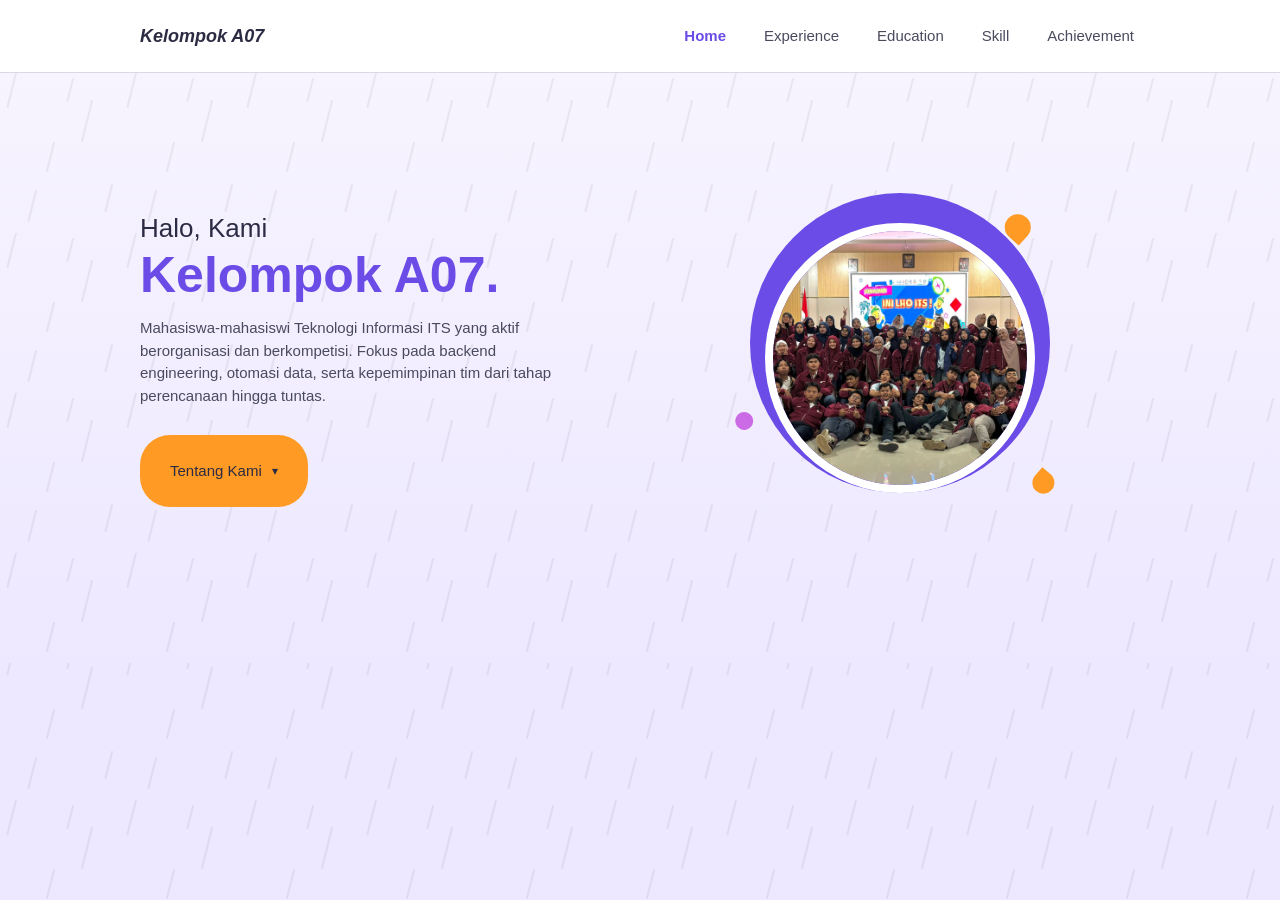
<file: index.html>
<!doctype html>
<html lang="id">

<head>
  <meta charset="UTF-8" />
  <meta name="viewport" content="width=device-width, initial-scale=1.0" />
  <title>Home - Creative CV</title>
  <link rel="stylesheet" href="css/nav.css" />
  <link rel="stylesheet" href="css/index.css" />
</head>

<body>
  <!-- navbar -->
  <header class="navbar">
    <div class="nav-inner">
      <div class="brand">
        <span class="brand-name">Kelompok A07</span>
      </div>

      <nav class="nav-menu">
        <a href="index.html" class="nav-link active">Home</a>
        <a href="experience.html" class="nav-link">Experience</a>
        <a href="education.html" class="nav-link">Education</a>
        <a href="skill.html" class="nav-link">Skill</a>
        <a href="achievement.html" class="nav-link">Achievement</a>
      </nav>
    </div>
  </header>

  <!-- hero -->
  <main class="hero">
    <div class="hero-inner">
      <div class="hero-text">
        <p class="hero-greeting">Halo, Kami</p>
        <h1 class="hero-name">Kelompok A07.</h1>
        <p class="hero-desc">
          Mahasiswa-mahasiswi Teknologi Informasi ITS yang aktif berorganisasi dan
          berkompetisi. Fokus pada backend engineering, otomasi data, serta
          kepemimpinan tim dari tahap perencanaan hingga tuntas.
        </p>

        <div class="hero-actions">
          <details class="cv-menu">
            <summary class="btn-primary">Tentang Kami</summary>
            <ul class="cv-menu-list">
              <li><a href="experience.html">Experience</a></li>
              <li><a href="education.html">Education</a></li>
              <li><a href="skill.html">Skill</a></li>
              <li><a href="achievement.html">Achievement</a></li>
            </ul>
          </details>
        </div>
      </div>

      <div class="hero-visual">
        <div class="blob"></div>

        <!-- ganti dengan foto diri sendiri kalau sudah ada -->
        <div class="hero-photo">
          <img src="img/kaforda.webp" alt="Kelompok A07" />
        </div>

        <span class="deco deco-1"></span>
        <span class="deco deco-2"></span>
        <span class="deco deco-3"></span>
      </div>
    </div>
  </main>
</body>

</html>
</file>
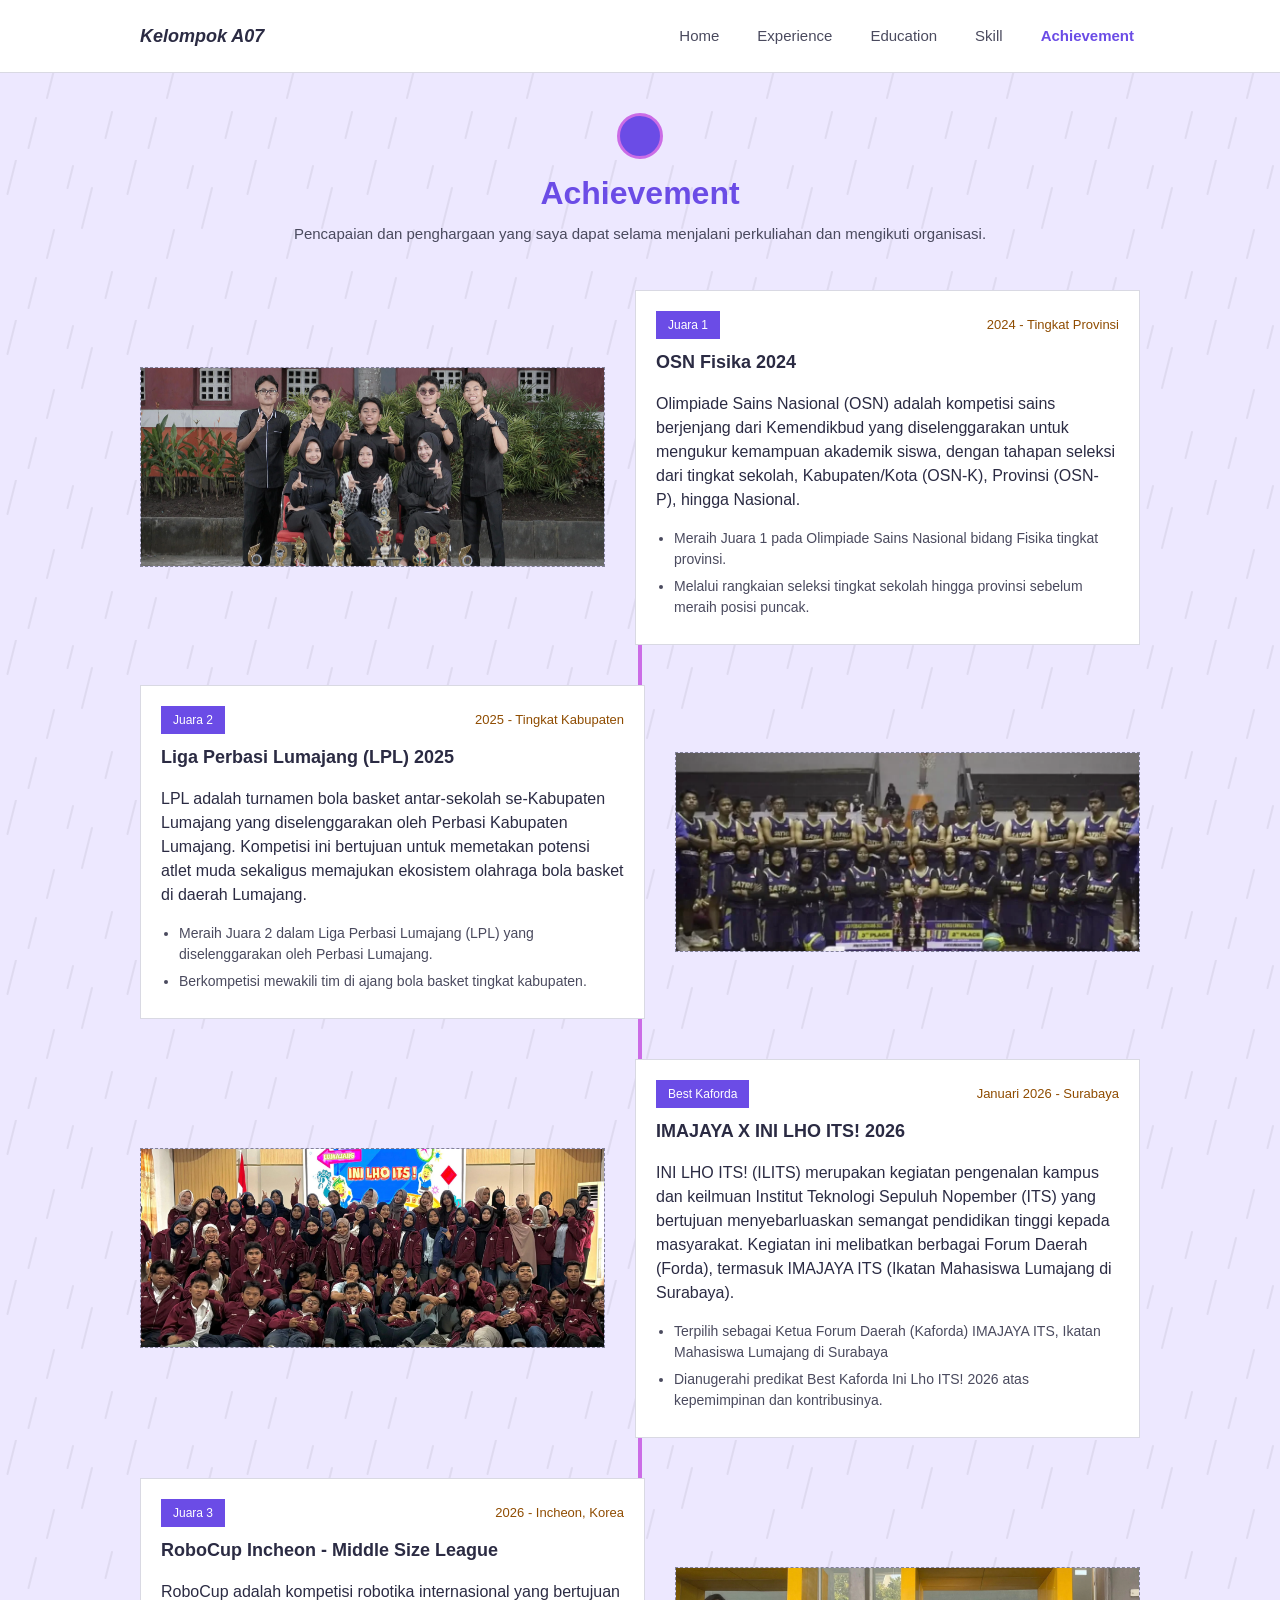
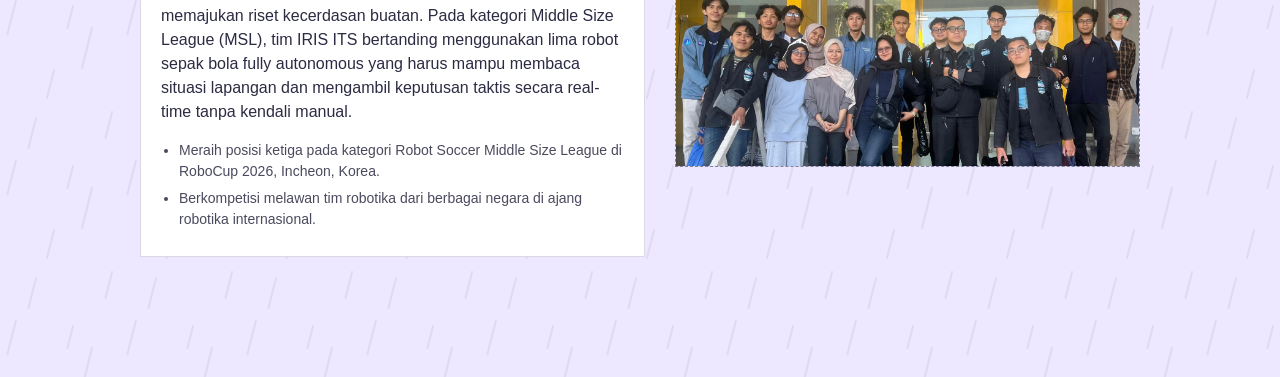
<file: achievement.html>
<!doctype html>
<html lang="id">

<head>
  <meta charset="UTF-8" />
  <meta name="viewport" content="width=device-width, initial-scale=1.0" />
  <title>Achievement - Creative CV</title>
  <link rel="stylesheet" href="css/nav.css" />
  <link rel="stylesheet" href="css/achievement.css" />
</head>

<body>
  <!-- navbar -->
  <header class="navbar">
    <div class="nav-inner">
      <div class="brand">
        <span class="brand-name">Kelompok A07</span>
      </div>

      <nav class="nav-menu">
        <a href="index.html" class="nav-link">Home</a>
        <a href="experience.html" class="nav-link">Experience</a>
        <a href="education.html" class="nav-link">Education</a>
        <a href="skill.html" class="nav-link">Skill</a>
        <a href="achievement.html" class="nav-link active">Achievement</a>
      </nav>
    </div>
  </header>

  <main class="page">
    <div class="page-header">
      <div class="logo-circle"></div>
      <div>
        <h1>Achievement</h1>
        <p>
          Pencapaian dan penghargaan yang saya dapat selama menjalani
          perkuliahan dan mengikuti organisasi.
        </p>
      </div>
    </div>

    <div class="timeline">
      <div class="timeline-line"></div>

      <div class="achv-row">
        <div class="achv-photo">
          <img src="img/osn.webp" alt="Foto OSN Fisika 2024" />
        </div>
        <div class="achv-content">
          <div class="achv-meta">
            <span class="achv-badge">Juara 1</span>
            <span class="achv-date">2024 - Tingkat Provinsi</span>
          </div>
          <h3>OSN Fisika 2024</h3>
          <p>
            Olimpiade Sains Nasional (OSN) adalah kompetisi sains berjenjang
            dari Kemendikbud yang diselenggarakan untuk mengukur kemampuan
            akademik siswa, dengan tahapan seleksi dari tingkat sekolah,
            Kabupaten/Kota (OSN-K), Provinsi (OSN-P), hingga Nasional.
          </p>
          <ul>
            <li>
              Meraih Juara 1 pada Olimpiade Sains Nasional bidang Fisika
              tingkat provinsi.
            </li>
            <li>
              Melalui rangkaian seleksi tingkat sekolah hingga provinsi
              sebelum meraih posisi puncak.
            </li>
          </ul>
        </div>
      </div>

      <div class="achv-row reverse">
        <div class="achv-photo">
          <img src="img/lpl.webp" alt="Foto LPL Basketball 2025" />
        </div>
        <div class="achv-content">
          <div class="achv-meta">
            <span class="achv-badge">Juara 2</span>
            <span class="achv-date">2025 - Tingkat Kabupaten</span>
          </div>
          <h3>Liga Perbasi Lumajang (LPL) 2025</h3>
          <p>
            LPL adalah turnamen bola basket antar-sekolah se-Kabupaten
            Lumajang yang diselenggarakan oleh Perbasi Kabupaten Lumajang.
            Kompetisi ini bertujuan untuk memetakan potensi atlet muda
            sekaligus memajukan ekosistem olahraga bola basket di daerah
            Lumajang.
          </p>
          <ul>
            <li>
              Meraih Juara 2 dalam Liga Perbasi Lumajang (LPL) yang
              diselenggarakan oleh Perbasi Lumajang.
            </li>
            <li>
              Berkompetisi mewakili tim di ajang bola basket tingkat
              kabupaten.
            </li>
          </ul>
        </div>
      </div>

      <div class="achv-row">
        <div class="achv-photo">
          <img src="img/kaforda.webp" alt="Foto Kaforda IMAJAYA ITS" />
        </div>
        <div class="achv-content">
          <div class="achv-meta">
            <span class="achv-badge">Best Kaforda</span>
            <span class="achv-date">Januari 2026 - Surabaya</span>
          </div>
          <h3>IMAJAYA X INI LHO ITS! 2026</h3>
          <p>
            INI LHO ITS! (ILITS) merupakan kegiatan pengenalan kampus dan
            keilmuan Institut Teknologi Sepuluh Nopember (ITS) yang bertujuan
            menyebarluaskan semangat pendidikan tinggi kepada masyarakat.
            Kegiatan ini melibatkan berbagai Forum Daerah (Forda), termasuk
            IMAJAYA ITS (Ikatan Mahasiswa Lumajang di Surabaya).
          </p>
          <ul>
            <li>
              Terpilih sebagai Ketua Forum Daerah (Kaforda) IMAJAYA ITS,
              Ikatan Mahasiswa Lumajang di Surabaya
            </li>
            <li>
              Dianugerahi predikat Best Kaforda Ini Lho ITS! 2026 atas
              kepemimpinan dan kontribusinya.
            </li>
          </ul>
        </div>
      </div>

      <div class="achv-row reverse">
        <div class="achv-photo">
          <img src="img/iris.webp" alt="Foto RoboCup Incheon 2026" />
        </div>
        <div class="achv-content">
          <div class="achv-meta">
            <span class="achv-badge">Juara 3</span>
            <span class="achv-date">2026 - Incheon, Korea</span>
          </div>
          <h3>RoboCup Incheon - Middle Size League</h3>
          <p>
            RoboCup adalah kompetisi robotika internasional yang bertujuan
            memajukan riset kecerdasan buatan. Pada kategori Middle Size
            League (MSL), tim IRIS ITS bertanding menggunakan lima robot sepak
            bola fully autonomous yang harus mampu membaca situasi lapangan
            dan mengambil keputusan taktis secara real-time tanpa kendali
            manual.
          </p>
          <ul>
            <li>
              Meraih posisi ketiga pada kategori Robot Soccer Middle Size
              League di RoboCup 2026, Incheon, Korea.
            </li>
            <li>
              Berkompetisi melawan tim robotika dari berbagai negara di ajang
              robotika internasional.
            </li>
          </ul>
        </div>
      </div>
    </div>
  </main>
</body>

</html>
</file>
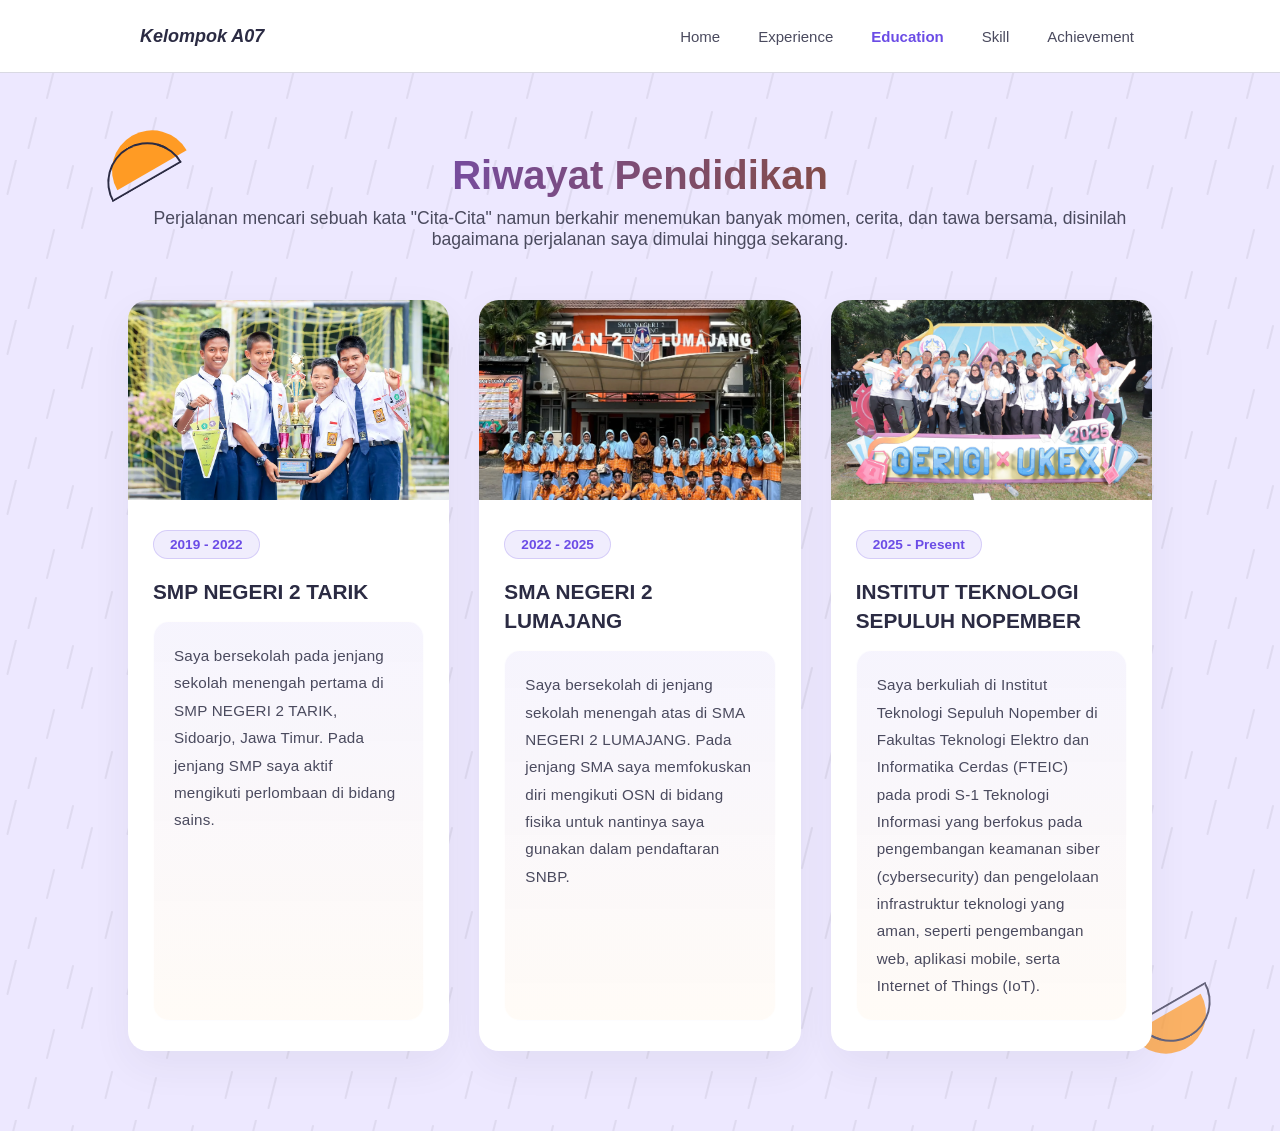
<file: education.html>
<!doctype html>
<html lang="id">

<head>
  <meta charset="UTF-8" />
  <meta name="viewport" content="width=device-width, initial-scale=1.0" />
  <title>Bagian Pendidikan</title>
  <link rel="stylesheet" href="css/nav.css" />
  <link rel="stylesheet" href="css/education.css" />
</head>

<body>
  <!-- navbar -->
  <header class="navbar">
    <div class="nav-inner">
      <div class="brand">
        <span class="brand-name">Kelompok A07</span>
      </div>

      <nav class="nav-menu">
        <a href="index.html" class="nav-link">Home</a>
        <a href="experience.html" class="nav-link">Experience</a>
        <a href="education.html" class="nav-link active">Education</a>
        <a href="skill.html" class="nav-link">Skill</a>
        <a href="achievement.html" class="nav-link">Achievement</a>
      </nav>
    </div>
  </header>

  <main id="pendidikan" class="education-section">
    <div class="decor-shape decor-1"></div>
    <div class="decor-shape decor-2"></div>

    <div class="section-title">
      <h1>Riwayat Pendidikan</h1>
      <p>
        Perjalanan mencari sebuah kata "Cita-Cita" namun berkahir menemukan
        banyak momen, cerita, dan tawa bersama, disinilah bagaimana perjalanan
        saya dimulai hingga sekarang.
      </p>
    </div>

    <div class="edu-grid">
      <div class="edu-card">
        <div class="edu-image">
          <img src="img/smp.webp" alt="Gedung SMP Negeri 2 Tarik" />
        </div>
        <div class="edu-content">
          <span class="edu-year">2019 - 2022</span>
          <h3>SMP NEGERI 2 TARIK</h3>
          <div class="edu-desc-box">
            <p>
              Saya bersekolah pada jenjang sekolah menengah pertama di SMP
              NEGERI 2 TARIK, Sidoarjo, Jawa Timur. Pada jenjang SMP saya
              aktif mengikuti perlombaan di bidang sains.
            </p>
          </div>
        </div>
      </div>

      <div class="edu-card">
        <div class="edu-image">
          <img src="img/lumajang.webp" alt="Gedung SMA Negeri 2 Lumajang" />
        </div>
        <div class="edu-content">
          <span class="edu-year">2022 - 2025</span>
          <h3>SMA NEGERI 2 LUMAJANG</h3>
          <div class="edu-desc-box">
            <p>
              Saya bersekolah di jenjang sekolah menengah atas di SMA NEGERI 2
              LUMAJANG. Pada jenjang SMA saya memfokuskan diri mengikuti OSN
              di bidang fisika untuk nantinya saya gunakan dalam pendaftaran
              SNBP.
            </p>
          </div>
        </div>
      </div>

      <div class="edu-card">
        <div class="edu-image">
          <img src="img/kuliah.webp" alt="Gedung Rektorat ITS" />
        </div>
        <div class="edu-content">
          <span class="edu-year">2025 - Present</span>
          <h3>INSTITUT TEKNOLOGI SEPULUH NOPEMBER</h3>
          <div class="edu-desc-box">
            <p>
              Saya berkuliah di Institut Teknologi Sepuluh Nopember di
              Fakultas Teknologi Elektro dan Informatika Cerdas (FTEIC) pada
              prodi S-1 Teknologi Informasi yang berfokus pada pengembangan
              keamanan siber (cybersecurity) dan pengelolaan infrastruktur
              teknologi yang aman, seperti pengembangan web, aplikasi mobile,
              serta Internet of Things (IoT).
            </p>
          </div>
        </div>
      </div>
    </div>
  </main>
</body>

</html>
</file>
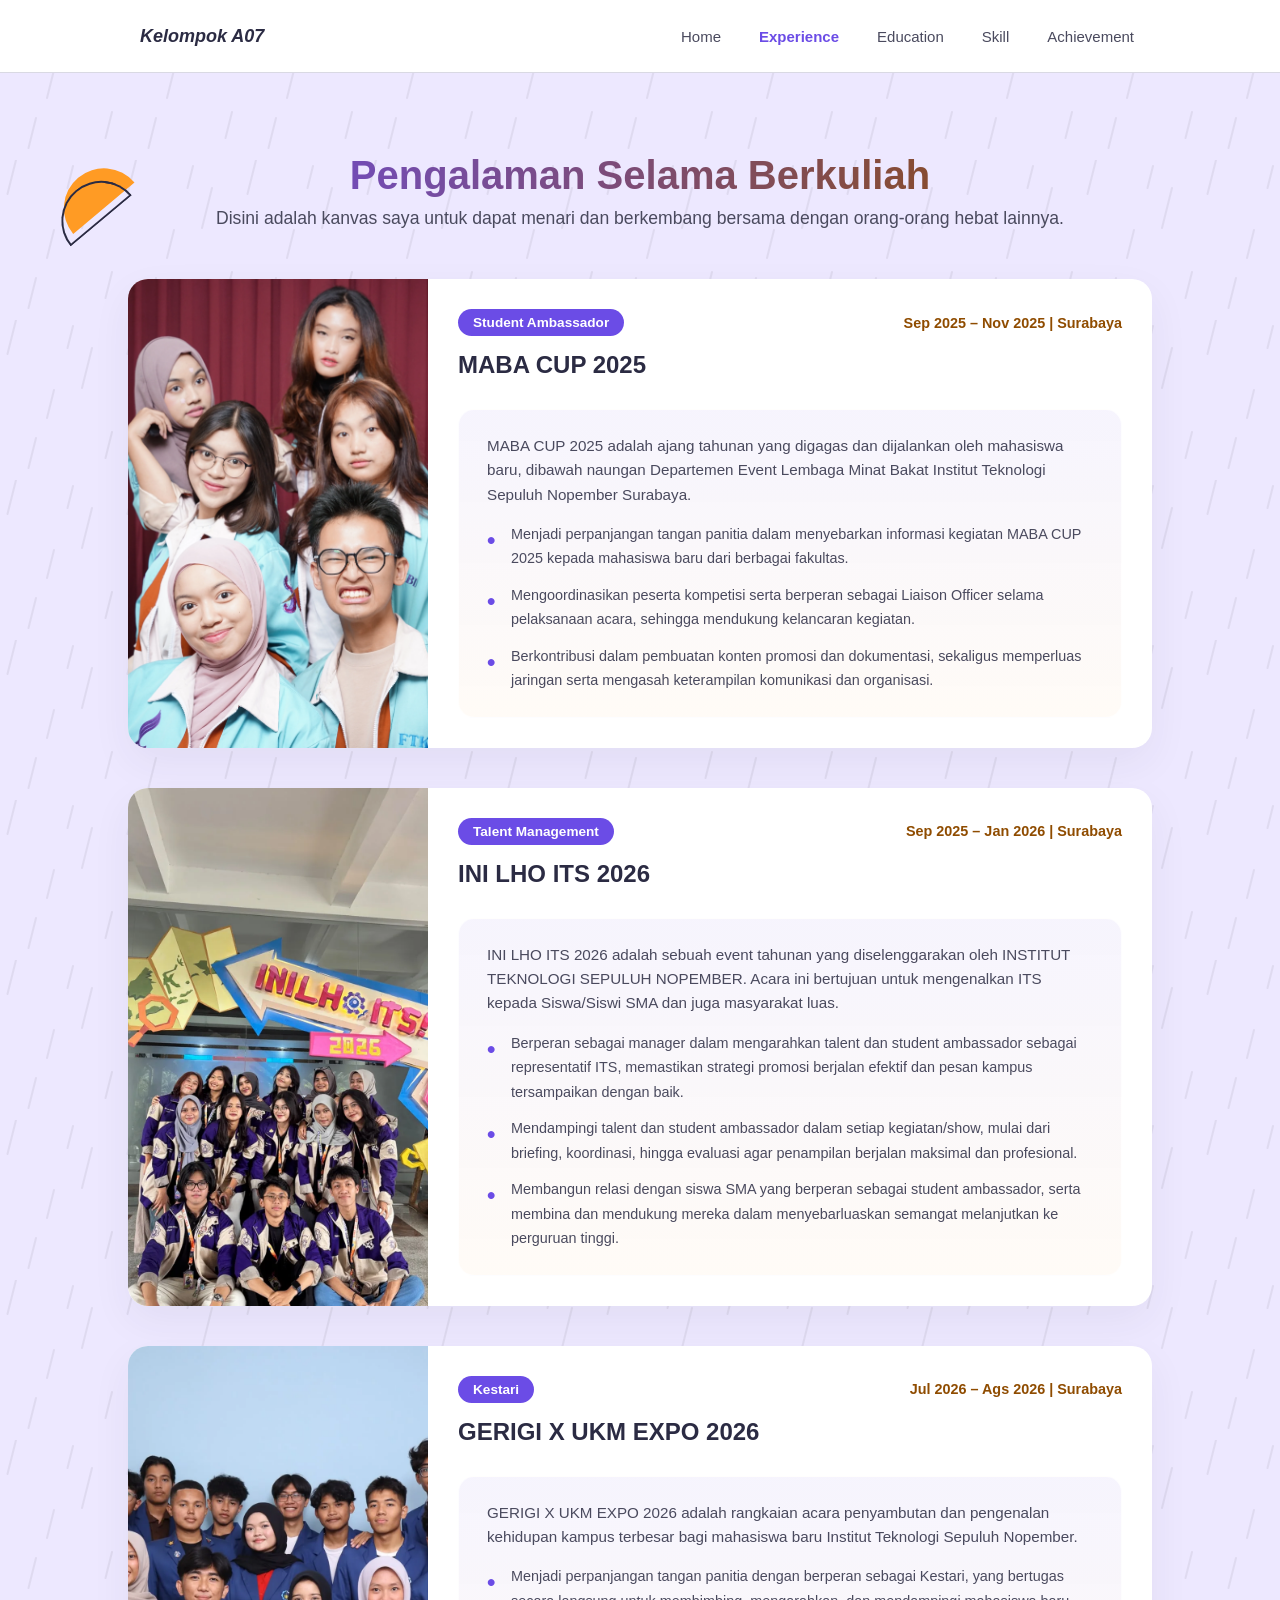
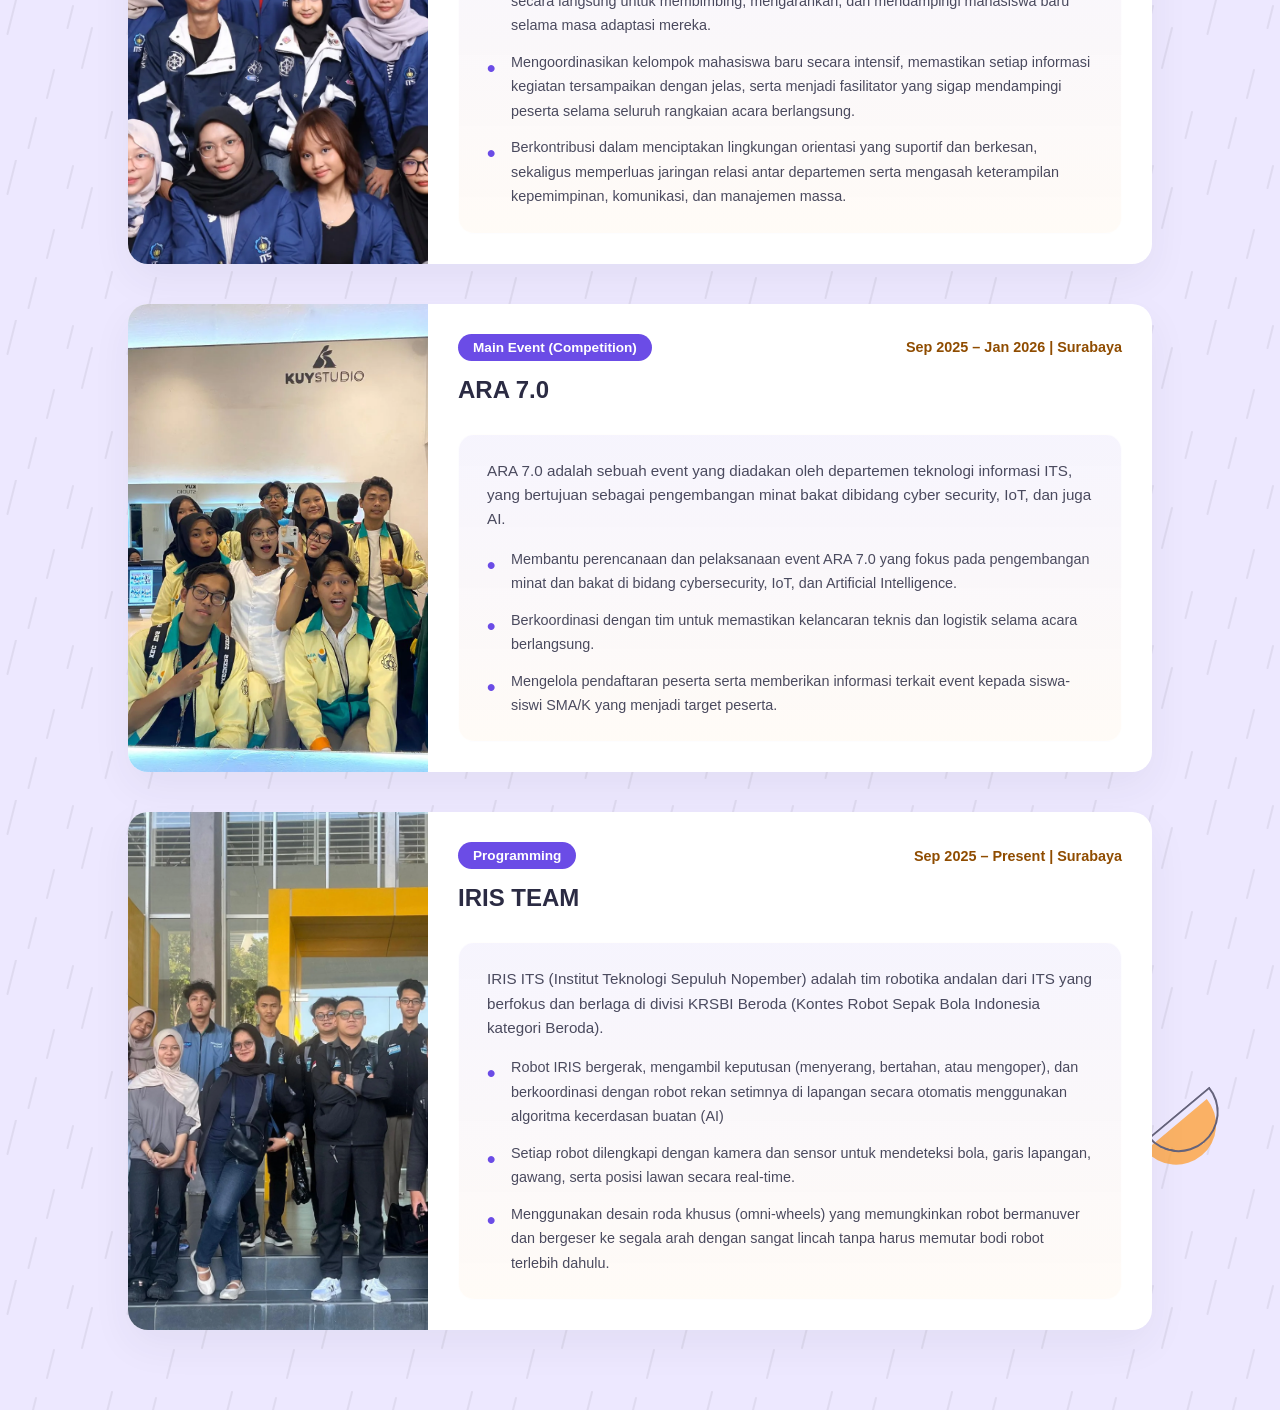
<file: experience.html>
<!doctype html>
<html lang="id">

<head>
  <meta charset="UTF-8" />
  <meta name="viewport" content="width=device-width, initial-scale=1.0" />
  <title>Pengalaman</title>
  <link rel="stylesheet" href="css/nav.css" />
  <link rel="stylesheet" href="css/experience.css" />
</head>

<body>
  <!-- navbar -->
  <header class="navbar">
    <div class="nav-inner">
      <div class="brand">
        <span class="brand-name">Kelompok A07</span>
      </div>

      <nav class="nav-menu">
        <a href="index.html" class="nav-link">Home</a>
        <a href="experience.html" class="nav-link active">Experience</a>
        <a href="education.html" class="nav-link">Education</a>
        <a href="skill.html" class="nav-link">Skill</a>
        <a href="achievement.html" class="nav-link">Achievement</a>
      </nav>
    </div>
  </header>

  <main id="pengalaman" class="experience-section">
    <div class="decor-shape decor-exp-1"></div>
    <div class="decor-shape decor-exp-2"></div>
    <div class="section-title">
      <h1>Pengalaman Selama Berkuliah</h1>
      <p>
        Disini adalah kanvas saya untuk dapat menari dan berkembang bersama
        dengan orang-orang hebat lainnya.
      </p>
    </div>

    <div class="exp-container">

      <div class="exp-card">
        <div class="exp-image">

          <img src="img/mabacup.webp" alt="Kegiatan MABA CUP 2025" />
        </div>
        <div class="exp-content">
          <div class="exp-header">
            <span class="exp-role">Student Ambassador</span>
            <span class="exp-date">Sep 2025 – Nov 2025 | Surabaya</span>
          </div>
          <h3>MABA CUP 2025</h3>
          <input type="checkbox" id="exp-detail-1" class="exp-toggle" />
          <label for="exp-detail-1" class="exp-toggle-label">Lihat detail</label>
          <div class="exp-desc-box">
            <p>
              MABA CUP 2025 adalah ajang tahunan yang digagas dan dijalankan
              oleh mahasiswa baru, dibawah naungan Departemen Event Lembaga
              Minat Bakat Institut Teknologi Sepuluh Nopember Surabaya.
            </p>
            <ul class="exp-tasks">
              <li>
                Menjadi perpanjangan tangan panitia dalam menyebarkan
                informasi kegiatan MABA CUP 2025 kepada mahasiswa baru dari
                berbagai fakultas.
              </li>
              <li>
                Mengoordinasikan peserta kompetisi serta berperan sebagai
                Liaison Officer selama pelaksanaan acara, sehingga mendukung
                kelancaran kegiatan.
              </li>
              <li>
                Berkontribusi dalam pembuatan konten promosi dan dokumentasi,
                sekaligus memperluas jaringan serta mengasah keterampilan
                komunikasi dan organisasi.
              </li>
            </ul>
          </div>
        </div>
      </div>


      <div class="exp-card">
        <div class="exp-image">
          <img src="img/ilits.webp" alt="Kegiatan INI LHO ITS 2026" />
        </div>
        <div class="exp-content">
          <div class="exp-header">
            <span class="exp-role">Talent Management</span>
            <span class="exp-date">Sep 2025 – Jan 2026 | Surabaya</span>
          </div>
          <h3>INI LHO ITS 2026</h3>
          <input type="checkbox" id="exp-detail-2" class="exp-toggle" />
          <label for="exp-detail-2" class="exp-toggle-label">Lihat detail</label>
          <div class="exp-desc-box">
            <p>
              INI LHO ITS 2026 adalah sebuah event tahunan yang
              diselenggarakan oleh INSTITUT TEKNOLOGI SEPULUH NOPEMBER. Acara
              ini bertujuan untuk mengenalkan ITS kepada Siswa/Siswi SMA dan
              juga masyarakat luas.
            </p>
            <ul class="exp-tasks">
              <li>
                Berperan sebagai manager dalam mengarahkan talent dan student
                ambassador sebagai representatif ITS, memastikan strategi
                promosi berjalan efektif dan pesan kampus tersampaikan dengan
                baik.
              </li>
              <li>
                Mendampingi talent dan student ambassador dalam setiap
                kegiatan/show, mulai dari briefing, koordinasi, hingga
                evaluasi agar penampilan berjalan maksimal dan profesional.
              </li>
              <li>
                Membangun relasi dengan siswa SMA yang berperan sebagai
                student ambassador, serta membina dan mendukung mereka dalam
                menyebarluaskan semangat melanjutkan ke perguruan tinggi.
              </li>
            </ul>
          </div>
        </div>
      </div>


      <div class="exp-card">
        <div class="exp-image">
          <img src="img/gerigi.webp" alt="Kegiatan GERIGI X UKM EXPO 2026" />
        </div>
        <div class="exp-content">
          <div class="exp-header">
            <span class="exp-role">Kestari</span>
            <span class="exp-date">Jul 2026 – Ags 2026 | Surabaya</span>
          </div>
          <h3>GERIGI X UKM EXPO 2026</h3>
          <input type="checkbox" id="exp-detail-3" class="exp-toggle" />
          <label for="exp-detail-3" class="exp-toggle-label">Lihat detail</label>
          <div class="exp-desc-box">
            <p>
              GERIGI X UKM EXPO 2026 adalah rangkaian acara penyambutan dan
              pengenalan kehidupan kampus terbesar bagi mahasiswa baru
              Institut Teknologi Sepuluh Nopember.
            </p>
            <ul class="exp-tasks">
              <li>
                Menjadi perpanjangan tangan panitia dengan berperan sebagai
                Kestari, yang bertugas secara langsung untuk membimbing,
                mengarahkan, dan mendampingi mahasiswa baru selama masa
                adaptasi mereka.
              </li>
              <li>
                Mengoordinasikan kelompok mahasiswa baru secara intensif,
                memastikan setiap informasi kegiatan tersampaikan dengan
                jelas, serta menjadi fasilitator yang sigap mendampingi
                peserta selama seluruh rangkaian acara berlangsung.
              </li>
              <li>
                Berkontribusi dalam menciptakan lingkungan orientasi yang
                suportif dan berkesan, sekaligus memperluas jaringan relasi
                antar departemen serta mengasah keterampilan kepemimpinan,
                komunikasi, dan manajemen massa.
              </li>
            </ul>
          </div>
        </div>
      </div>


      <div class="exp-card">
        <div class="exp-image">
          <img src="img/ara.webp" alt="Kegiatan ARA 7.0" />
        </div>
        <div class="exp-content">
          <div class="exp-header">
            <span class="exp-role">Main Event (Competition)</span>
            <span class="exp-date">Sep 2025 – Jan 2026 | Surabaya</span>
          </div>
          <h3>ARA 7.0</h3>
          <input type="checkbox" id="exp-detail-4" class="exp-toggle" />
          <label for="exp-detail-4" class="exp-toggle-label">Lihat detail</label>
          <div class="exp-desc-box">
            <p>
              ARA 7.0 adalah sebuah event yang diadakan oleh departemen
              teknologi informasi ITS, yang bertujuan sebagai pengembangan
              minat bakat dibidang cyber security, IoT, dan juga AI.
            </p>
            <ul class="exp-tasks">
              <li>
                Membantu perencanaan dan pelaksanaan event ARA 7.0 yang fokus
                pada pengembangan minat dan bakat di bidang cybersecurity,
                IoT, dan Artificial Intelligence.
              </li>
              <li>
                Berkoordinasi dengan tim untuk memastikan kelancaran teknis
                dan logistik selama acara berlangsung.
              </li>
              <li>
                Mengelola pendaftaran peserta serta memberikan informasi
                terkait event kepada siswa-siswi SMA/K yang menjadi target
                peserta.
              </li>
            </ul>
          </div>
        </div>
      </div>

      <div class="exp-card">
        <div class="exp-image">
          <img src="img/iris.webp" alt="Kegiatan IRIS TEAM ITS" />
        </div>
        <div class="exp-content">
          <div class="exp-header">
            <span class="exp-role">Programming</span>
            <span class="exp-date">Sep 2025 – Present | Surabaya</span>
          </div>
          <h3>IRIS TEAM</h3>
          <input type="checkbox" id="exp-detail-5" class="exp-toggle" />
          <label for="exp-detail-5" class="exp-toggle-label">Lihat detail</label>
          <div class="exp-desc-box">
            <p>
              IRIS ITS (Institut Teknologi Sepuluh Nopember) adalah tim robotika andalan dari ITS yang berfokus dan
              berlaga di divisi KRSBI Beroda (Kontes Robot Sepak Bola Indonesia kategori Beroda).
            </p>
            <ul class="exp-tasks">
              <li>
                Robot IRIS bergerak, mengambil keputusan (menyerang, bertahan, atau mengoper), dan berkoordinasi dengan
                robot rekan setimnya di lapangan secara otomatis menggunakan algoritma kecerdasan buatan (AI)
              </li>
              <li>
                Setiap robot dilengkapi dengan kamera dan sensor untuk mendeteksi bola, garis lapangan, gawang, serta
                posisi lawan secara real-time.
              </li>
              <li>
                Menggunakan desain roda khusus (omni-wheels) yang memungkinkan robot bermanuver dan bergeser ke segala
                arah dengan sangat lincah tanpa harus memutar bodi robot terlebih dahulu.
              </li>
            </ul>
          </div>
        </div>
      </div>
    </div>
  </main>
</body>

</html>
</file>
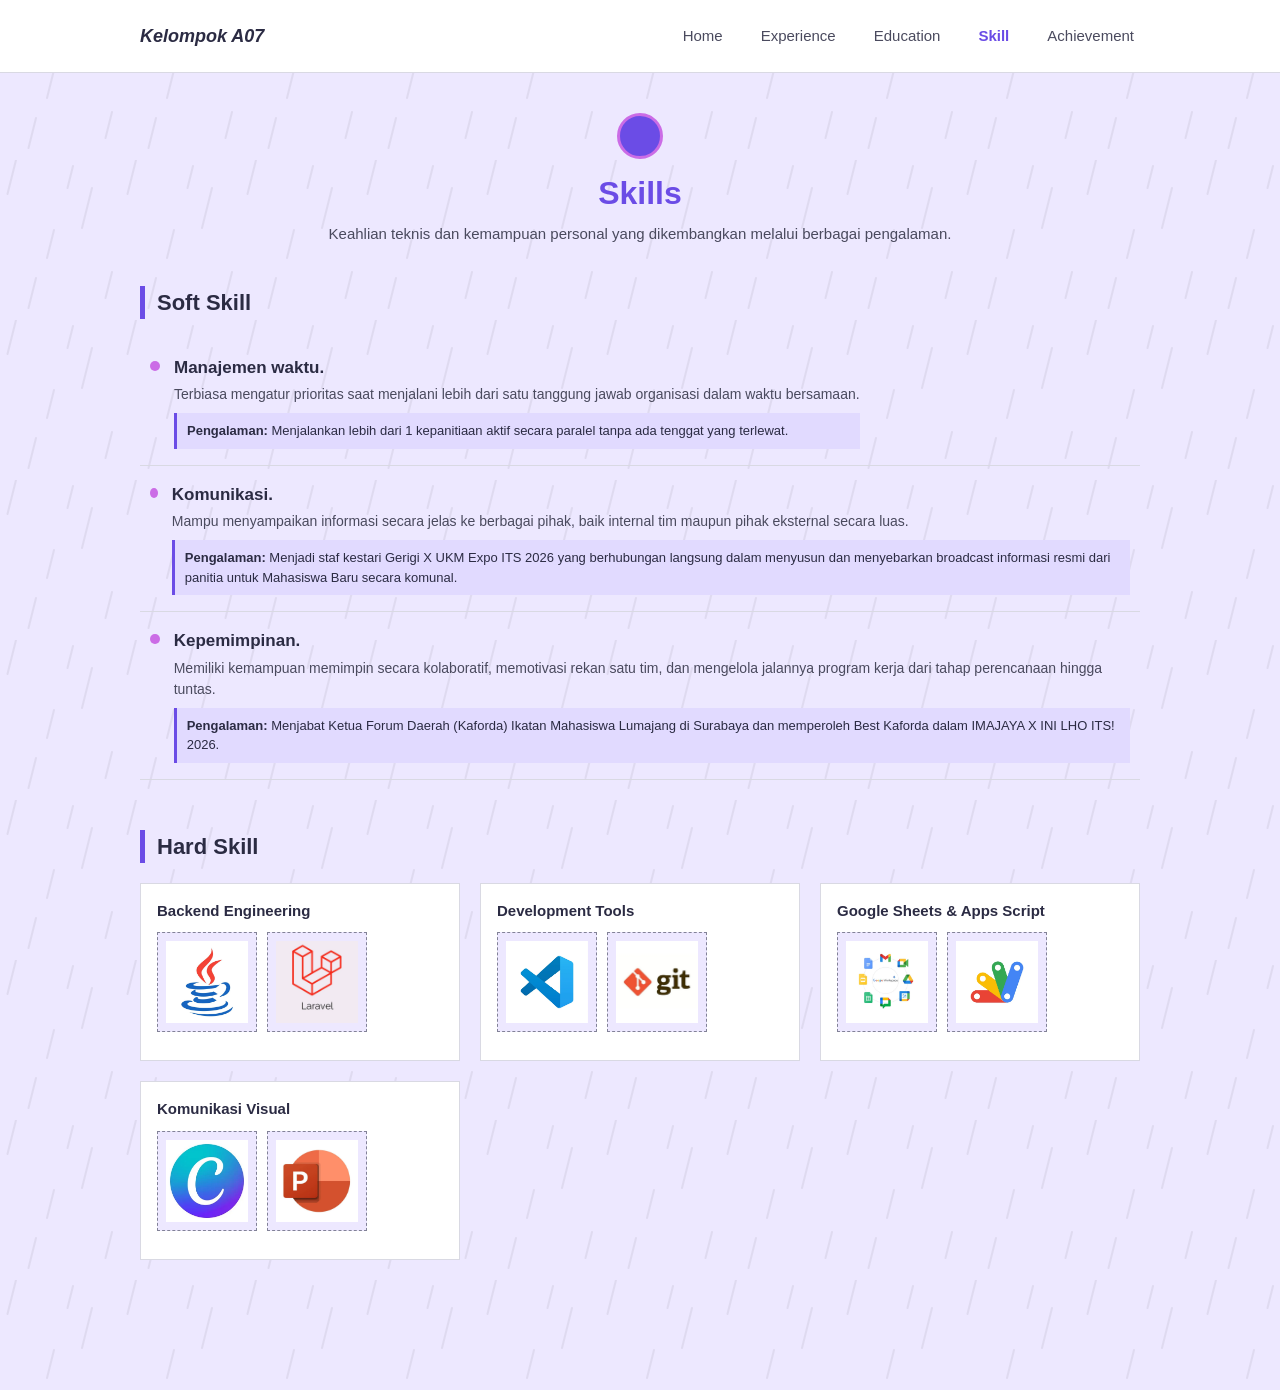
<file: skill.html>
<!doctype html>
<html lang="id">

<head>
  <meta charset="UTF-8" />
  <meta name="viewport" content="width=device-width, initial-scale=1.0" />
  <title>Skills - Creative CV</title>
  <link rel="stylesheet" href="css/nav.css" />
  <link rel="stylesheet" href="css/skill.css" />
</head>

<body>
  <!-- navbar -->
  <header class="navbar">
    <div class="nav-inner">
      <div class="brand">
        <span class="brand-name">Kelompok A07</span>
      </div>

      <nav class="nav-menu">
        <a href="index.html" class="nav-link">Home</a>
        <a href="experience.html" class="nav-link">Experience</a>
        <a href="education.html" class="nav-link">Education</a>
        <a href="skill.html" class="nav-link active">Skill</a>
        <a href="achievement.html" class="nav-link">Achievement</a>
      </nav>
    </div>
  </header>

  <main class="page">
    <div class="page-header">
      <div class="logo-circle"></div>
      <div>
        <h1>Skills</h1>
        <p>
          Keahlian teknis dan kemampuan personal yang dikembangkan melalui
          berbagai pengalaman.
        </p>
      </div>
    </div>

    <!-- softskills -->
    <section id="soft-skill">
      <h2 class="section-title">Soft Skill</h2>

      <ul class="soft-list">
        <li>
          <span class="dot"></span>
          <div>
            <h3>Manajemen waktu.</h3>
            <p class="desc">
              Terbiasa mengatur prioritas saat menjalani lebih dari satu
              tanggung jawab organisasi dalam waktu bersamaan.
            </p>
            <p class="proof">
              <b> Pengalaman:</b> Menjalankan lebih dari 1 kepanitiaan aktif
              secara paralel tanpa ada tenggat yang terlewat.
            </p>
          </div>
        </li>

        <li>
          <span class="dot"></span>
          <div>
            <h3>Komunikasi.</h3>
            <p class="desc">
              Mampu menyampaikan informasi secara jelas ke berbagai pihak,
              baik internal tim maupun pihak eksternal secara luas.
            </p>
            <p class="proof">
              <b>Pengalaman:</b> Menjadi staf kestari Gerigi X UKM Expo ITS
              2026 yang berhubungan langsung dalam menyusun dan menyebarkan
              broadcast informasi resmi dari panitia untuk Mahasiswa Baru
              secara komunal.
            </p>
          </div>
        </li>

        <li>
          <span class="dot"></span>
          <div>
            <h3>Kepemimpinan.</h3>
            <p class="desc">
              Memiliki kemampuan memimpin secara kolaboratif, memotivasi rekan
              satu tim, dan mengelola jalannya program kerja dari tahap
              perencanaan hingga tuntas.
            </p>
            <p class="proof">
              <b>Pengalaman:</b> Menjabat Ketua Forum Daerah (Kaforda) Ikatan
              Mahasiswa Lumajang di Surabaya dan memperoleh Best Kaforda dalam
              IMAJAYA X INI LHO ITS! 2026.
            </p>
          </div>
        </li>
      </ul>
    </section>

    <!-- hardskills -->
    <section id="hard-skill">
      <h2 class="section-title">Hard Skill</h2>

      <div class="hard-grid">
        <div class="hard-card">
          <h3>Backend Engineering</h3>
          <div class="app-images">
            <div class="img-box">
              <img src="img/java.webp" alt="Logo Java" />
            </div>
            <div class="img-box">
              <img src="img/laravel.webp" alt="Logo Laravel" />
            </div>
          </div>
        </div>

        <div class="hard-card">
          <h3>Development Tools</h3>
          <div class="app-images">
            <div class="img-box">
              <img src="img/vscode.webp" alt="Logo Visual Studio Code" />
            </div>
            <div class="img-box">
              <img src="img/git.webp" alt="Logo Git" />
            </div>
          </div>
        </div>

        <div class="hard-card">
          <h3>Google Sheets & Apps Script</h3>
          <div class="app-images">
            <div class="img-box">
              <img src="img/gws.webp" alt="Logo Google Sheets" />
            </div>
            <div class="img-box">
              <img src="img/script.webp" alt="Logo Apps Script" />
            </div>
          </div>
        </div>

        <div class="hard-card">
          <h3>Komunikasi Visual</h3>
          <div class="app-images">
            <div class="img-box">
              <img src="img/canva.webp" alt="Logo Canva" />
            </div>
            <div class="img-box">
              <img src="img/ppt.webp" alt="Logo PowerPoint" />
            </div>
          </div>
        </div>
      </div>
    </section>
  </main>
</body>

</html>
</file>
<file: css/nav.css>
/* Navbar dipakai bersama di semua halaman */
.navbar {
    background-color: #ffffff;
    border-bottom: 1px solid #d9d9e3;
    /* Position sticky -> navbar tetap menempel di atas saat halaman di-scroll */
    position: sticky;
    top: 0;
    z-index: 10;
}

/* Font navbar dikunci supaya tidak ikut berubah oleh reset * di CSS tiap halaman */
.nav-inner,
.nav-inner * {
    font-family: Arial, sans-serif;
}

.nav-inner {
    width: 90%;
    max-width: 1000px;
    margin: 0 auto;
    display: flex;
    align-items: center;
    justify-content: space-between;
    padding: 14px 0;
}

.brand {
    display: flex;
    align-items: center;
    gap: 10px;
}

.logo-circle {
    width: 34px;
    height: 34px;
    border-radius: 50%;
    background-color: #6b4ce6;
    border: 3px solid #cb6ce6;
    box-sizing: border-box;
}

.brand-name {
    font-size: 18px;
    font-weight: bold;
    font-style: italic;
    color: #2b2b43;
}

.nav-menu {
    display: flex;
    align-items: center;
    gap: 26px;
}

.nav-link {
    font-size: 15px;
    color: #4a4a5e;
    transition: color 0.2s ease;
    text-decoration: none;
    /* Tinggi minimal 44px supaya nyaman ditekan dengan jari di layar sentuh */
    display: flex;
    align-items: center;
    min-height: 44px;
    padding: 0 6px;
}

/* Pseudo-class :hover -> warna link berubah saat kursor diarahkan */
.nav-link:hover {
    color: #6b4ce6;
}

.nav-link.active {
    color: #6b4ce6;
    font-weight: bold;
}

/* Logo di dalam page-header dibuat lebih besar sebagai aksen judul */
.page-header .logo-circle {
    width: 46px;
    height: 46px;
}

/* responsive */
@media (max-width: 768px) {
    .nav-inner {
        flex-direction: column;
        justify-content: center;
    }

    /* Menu digeser mendatar, bukan dipatahkan ke baris baru */
    .nav-menu {
        width: 100%;
        flex-wrap: nowrap;
        justify-content: flex-start;
        gap: 18px;
        overflow-x: auto;
        /* Beri ruang vertikal supaya outline fokus tidak terpotong scroll container */
        padding: 4px 0;
        scroll-padding-inline: 6px;
    }

    .nav-link {
        flex-shrink: 0;
        white-space: nowrap;
    }
}

@media (max-width: 480px) {
    .nav-link {
        font-size: 14px;
    }
}

/* Penanda fokus keyboard, dipakai bersama di semua halaman */
:focus-visible {
    outline: 3px solid #6b4ce6;
    outline-offset: 2px;
}

/* ===== Gerak ===== */

/* Transisi antar halaman, murni CSS. Browser yang belum mendukung
   mengabaikan aturan ini dan halaman tetap berpindah seperti biasa. */
@view-transition {
    navigation: auto;
}

/* Navbar sama di tiap halaman, jadi diberi nama supaya ikut berpindah
   dengan mulus dan tidak berkedip saat navigasi */
.navbar {
    view-transition-name: site-nav;
}

/* Isi halaman masuk dari bawah sebagai tanda halaman baru sudah dimuat */
main {
    animation: page-enter 0.4s ease both;
}

@keyframes page-enter {
    from {
        opacity: 0;
        transform: translateY(12px);
    }

    to {
        opacity: 1;
        transform: none;
    }
}

/* Umpan balik saat ditekan. Penting di layar sentuh yang tidak punya hover. */
.nav-link:active {
    transform: scale(0.96);
}

/* Hormati setelan pengguna yang meminta gerak dikurangi */
@media (prefers-reduced-motion: reduce) {
    @view-transition {
        navigation: none;
    }

    *,
    *::before,
    *::after {
        animation-duration: 0.01ms !important;
        animation-iteration-count: 1 !important;
        transition-duration: 0.01ms !important;
    }
}

/* Hujan garis pada latar.
   Garis hitam 14% alpha. Batasnya nyata: di atas 14% teks ungu besar turun di bawah
   ambang 3:1, dan teks 15px di atas latar sudah digelapkan ke #4a4a5e supaya tetap
   lolos AA saat garis lewat di bawahnya.
   Arah jatuh miring dari kanan atas ke kiri bawah. Geseran satu ubin ke kiri dan
   tiga ubin ke bawah memberi kemiringan 120/480 = 14 derajat, sama dengan kemiringan
   garisnya, dan tetap mulus karena keduanya kelipatan penuh ukuran ubin. */
body {
    background-image: url("data:image/svg+xml,%3Csvg%20xmlns%3D%27http%3A%2F%2Fwww.w3.org%2F2000%2Fsvg%27%20width%3D%27120%27%20height%3D%27160%27%3E%3Cg%20stroke%3D%27%23000%27%20stroke-opacity%3D%270.06%27%20stroke-width%3D%272%27%20stroke-linecap%3D%27round%27%3E%3Cline%20x1%3D%2716%27%20y1%3D%270%27%20x2%3D%277.5%27%20y2%3D%2734%27%2F%3E%3Cline%20x1%3D%2736%27%20y1%3D%27118%27%20x2%3D%2728.5%27%20y2%3D%27148%27%2F%3E%3Cline%20x1%3D%2754%27%20y1%3D%2770%27%20x2%3D%2747%27%20y2%3D%2798%27%2F%3E%3Cline%20x1%3D%2773%27%20y1%3D%276%27%20x2%3D%2767.5%27%20y2%3D%2728%27%2F%3E%3Cline%20x1%3D%2792%27%20y1%3D%2728%27%20x2%3D%2782%27%20y2%3D%2768%27%2F%3E%3Cline%20x1%3D%27112%27%20y1%3D%27112%27%20x2%3D%27105.5%27%20y2%3D%27138%27%2F%3E%3C%2Fg%3E%3C%2Fsvg%3E");
    background-size: 120px 160px;
    background-repeat: repeat;
    animation: rain-fall 7.5s linear infinite;
}

@keyframes rain-fall {
    from {
        background-position: 0 0;
    }

    to {
        background-position: -120px 480px;
    }
}
</file>
<file: css/index.css>
body {
    margin: 0;
    padding: 0;
    font-family: Arial, sans-serif;
    color: #2b2b43;
    background-color: #ede8ff;
    line-height: 1.5;
}

.hero {
    /* Hujan ditumpuk di atas gradien hero, karena gradien ini menutup latar body.
       Keyframes terpisah dipakai supaya hanya lapisan hujan yang bergeser turun;
       satu nilai background-position-y akan ikut menggeser gradien vertikalnya. */
    background-image: url("data:image/svg+xml,%3Csvg%20xmlns%3D%27http%3A%2F%2Fwww.w3.org%2F2000%2Fsvg%27%20width%3D%27120%27%20height%3D%27160%27%3E%3Cg%20stroke%3D%27%23000%27%20stroke-opacity%3D%270.06%27%20stroke-width%3D%272%27%20stroke-linecap%3D%27round%27%3E%3Cline%20x1%3D%2716%27%20y1%3D%270%27%20x2%3D%277.5%27%20y2%3D%2734%27%2F%3E%3Cline%20x1%3D%2736%27%20y1%3D%27118%27%20x2%3D%2728.5%27%20y2%3D%27148%27%2F%3E%3Cline%20x1%3D%2754%27%20y1%3D%2770%27%20x2%3D%2747%27%20y2%3D%2798%27%2F%3E%3Cline%20x1%3D%2773%27%20y1%3D%276%27%20x2%3D%2767.5%27%20y2%3D%2728%27%2F%3E%3Cline%20x1%3D%2792%27%20y1%3D%2728%27%20x2%3D%2782%27%20y2%3D%2768%27%2F%3E%3Cline%20x1%3D%27112%27%20y1%3D%27112%27%20x2%3D%27105.5%27%20y2%3D%27138%27%2F%3E%3C%2Fg%3E%3C%2Fsvg%3E"),
        linear-gradient(180deg, #f7f4ff 0%, #ede8ff 100%);
    background-size: 120px 160px, auto;
    background-repeat: repeat, no-repeat;
    animation: page-enter 0.4s ease both, rain-fall-hero 7.5s linear infinite;
    padding: 70px 0 90px;
}

@keyframes rain-fall-hero {
    from {
        background-position: 0 0, 0 0;
    }

    to {
        background-position: -120px 480px, 0 0;
    }
}

.hero-inner {
    width: 90%;
    max-width: 1000px;
    margin: 0 auto;
    /* Grid -> kolom kiri untuk teks, kolom kanan untuk foto */
    display: grid;
    grid-template-columns: 1fr 1fr;
    gap: 40px;
    align-items: center;
}

.hero-greeting {
    font-size: 26px;
    color: #2b2b43;
    margin: 0;
}

.hero-name {
    font-size: 50px;
    color: #6b4ce6;
    margin: 0 0 14px 0;
    line-height: 1.1;
}

.hero-desc {
    font-size: 15px;
    color: #4a4a5e;
    margin: 0 0 28px 0;
    max-width: 420px;
}

.hero-actions {
    display: flex;
    align-items: center;
    gap: 26px;
}

.btn-primary {
    background-color: #ff9b24;
    color: #2b2b43;
    transition: background-color 0.2s ease, color 0.2s ease, transform 0.1s ease;
    font-size: 15px;
    text-decoration: none;
    padding: 14px 30px;
    border-radius: 30px;
}

/* Pseudo-class :hover -> tombol berganti warna saat kursor diarahkan */
.btn-primary:hover {
    background-color: #6b4ce6;
    color: #ffffff;
}

.btn-link {
    color: #523bb0;
    transition: color 0.2s ease;
    font-size: 15px;
    text-decoration: underline;
}

.btn-link:hover {
    color: #82278f;
}

/* Position relative -> jadi acuan posisi blob, foto, dan kartu melayang */
.hero-visual {
    position: relative;
    height: 430px;
}

.blob {
    position: absolute;
    top: 50px;
    left: 50%;
    margin-left: -150px;
    width: 300px;
    height: 300px;
    border-radius: 50%;
    background-color: #6b4ce6;
}

.hero-photo {
    position: absolute;
    top: 80px;
    left: 50%;
    margin-left: -135px;
    width: 270px;
    height: 270px;
    border: 8px solid #ffffff;
    border-radius: 50%;
    box-sizing: border-box;
    overflow: hidden;
}

.hero-photo img {
    display: block;
    width: 100%;
    height: 100%;
    object-fit: cover;
}

.float-card {
    position: absolute;
    display: flex;
    align-items: center;
    gap: 10px;
    background-color: #ffffff;
    border: 1px solid #d9d9e3;
    border-radius: 10px;
    padding: 12px 16px;
}

.float-card:hover {
    border-color: #6b4ce6;
}

.card-award {
    left: 0;
    top: 215px;
}

.card-icon {
    width: 34px;
    height: 34px;
    border-radius: 50%;
    background-color: #e1daff;
    color: #8f4c00;
    font-size: 17px;
    display: flex;
    align-items: center;
    justify-content: center;
}

.card-title {
    margin: 0;
    font-size: 14px;
    font-weight: bold;
}

.card-sub {
    margin: 0;
    font-size: 12px;
    color: #4a4a5e;
}

.card-stat {
    right: 0;
    top: 70px;
    flex-direction: column;
    text-align: center;
    width: 110px;
}

.stat-num {
    margin: 0;
    font-size: 22px;
    font-weight: bold;
    color: #6b4ce6;
}

.stat-label {
    margin: 0;
    font-size: 11px;
    color: #4a4a5e;
}

/* Bentuk dekoratif kecil, mengorbit titik tengah foto hero.
   --orbit-a = sudut awal, --orbit-r = jarak dari titik tengah.
   Sudut awal juga dipakai sebagai posisi diam ketika animasi dimatikan. */
.deco {
    position: absolute;
    top: 215px;
    left: 50%;
    background-color: #ff9b24;
    transform: rotate(var(--orbit-a)) translateX(var(--orbit-r));
    animation: deco-orbit linear infinite;
}

@keyframes deco-orbit {
    from {
        transform: rotate(var(--orbit-a)) translateX(var(--orbit-r));
    }

    to {
        transform: rotate(calc(var(--orbit-a) + 360deg)) translateX(var(--orbit-r));
    }
}

.deco-1 {
    width: 26px;
    height: 26px;
    margin: -13px 0 0 -13px;
    border-radius: 50% 50% 50% 0;
    --orbit-a: -48deg;
    --orbit-r: 176px;
    animation-duration: 24s;
}

.deco-2 {
    width: 18px;
    height: 18px;
    margin: -9px 0 0 -9px;
    border-radius: 50%;
    background-color: #cb6ce6;
    --orbit-a: 158deg;
    --orbit-r: 168px;
    /* Durasi tiap bentuk sengaja berbeda supaya tidak bergerak serempak */
    animation-duration: 30s;
}

.deco-3 {
    width: 22px;
    height: 22px;
    margin: -11px 0 0 -11px;
    border-radius: 0 50% 50% 50%;
    --orbit-a: 41deg;
    --orbit-r: 190px;
    animation-duration: 36s;
}

/* responsive */
@media (max-width: 768px) {
    .hero {
        padding: 20px 0 70px;
    }

    .hero-inner {
        grid-template-columns: 1fr;
        text-align: center;
        gap: 24px;
    }

    .hero-desc {
        margin-left: auto;
        margin-right: auto;
    }

    .hero-actions {
        justify-content: center;
    }

    /* Tinggi dipangkas: ruang ekstra dulu untuk float-card yang sudah dihapus */
    /* Tinggi menyesuaikan orbit: harus memuat jari-jari orbit di bawah foto */
    .hero-visual {
        order: -1;
        height: 390px;
    }

    /* Orbit dikecilkan, tetapi tetap di luar cincin blob (jari-jari 150px) */
    .deco-1 {
        --orbit-r: 172px;
    }

    .deco-2 {
        --orbit-r: 166px;
    }

    .deco-3 {
        --orbit-r: 178px;
    }
}

@media (max-width: 480px) {
    .hero-name {
        font-size: 32px;
    }

    .hero-greeting {
        font-size: 20px;
    }

    .hero-actions {
        flex-direction: column;
        gap: 14px;
    }

    .hero-visual {
        height: 295px;
    }

    /* Titik tengah foto turun ke 160px di breakpoint ini */
    .deco {
        top: 160px;
    }

    .deco-1 {
        --orbit-r: 132px;
    }

    .deco-2 {
        --orbit-r: 126px;
    }

    .deco-3 {
        --orbit-r: 138px;
    }

    .blob {
        top: 40px;
        margin-left: -110px;
        width: 220px;
        height: 220px;
    }

    .hero-photo {
        top: 60px;
        margin-left: -100px;
        width: 200px;
        height: 200px;
    }

    .card-award {
        top: 240px;
    }

    .card-stat {
        top: 30px;
    }

}

/* Tombol terasa ditekan, satu-satunya umpan balik yang bekerja di layar sentuh */
.btn-primary:active,
.btn-link:active {
    transform: scale(0.97);
}

/* Foto hero mengambang pelan. Ini satu-satunya gerak berulang di seluruh situs,
   dipakai sebagai motif halaman depan, bukan hiasan yang ditempel di mana-mana.
   Blob ikut bergerak dengan irama yang sama supaya cincin ungu tidak tertinggal. */
.blob,
.hero-photo {
    animation: hero-float 4s ease-in-out infinite;
}

@keyframes hero-float {

    0%,
    100% {
        transform: translateY(0);
    }

    50% {
        transform: translateY(-8px);
    }
}

/* Tombol CTA membuka submenu. Memakai <details> bawaan HTML, bukan trik checkbox:
   di sini tidak ada kebutuhan status awal berbeda per breakpoint, dan <details>
   sudah bisa dioperasikan keyboard serta diumumkan sebagai disclosure tanpa JS. */
.cv-menu {
    position: relative;
    display: inline-block;
}

.cv-menu>summary {
    display: inline-flex;
    align-items: center;
    gap: 10px;
    min-height: 44px;
    cursor: pointer;
    /* Segitiga bawaan browser dimatikan, penandanya dibuat sendiri di ::after */
    list-style: none;
}

.cv-menu>summary::-webkit-details-marker {
    display: none;
}

/* Panah melaporkan status buka/tutup, jadi bukan sekadar hiasan */
.cv-menu>summary::after {
    content: "\25be";
    font-size: 12px;
}

.cv-menu[open]>summary::after {
    content: "\25b4";
}

/* Panel diposisikan absolut terhadap .cv-menu, yaitu elemen <details> itu sendiri.
   Blok penampungnya berada DI LUAR slot yang disembunyikan browser saat tertutup,
   jadi panel lolos dari penyembunyian bawaan dan harus ditutup secara eksplisit. */
.cv-menu:not([open]) .cv-menu-list {
    display: none;
}

.cv-menu-list {
    position: absolute;
    top: calc(100% + 10px);
    left: 0;
    z-index: 5;
    min-width: 220px;
    margin: 0;
    padding: 6px;
    list-style: none;
    background-color: #ffffff;
    /* 3:1 terhadap panel putih maupun latar di belakangnya */
    border: 1px solid #75758a;
    border-radius: 14px;
    box-shadow: 0 14px 34px rgba(43, 43, 67, 0.16);
}

.cv-menu-list a {
    display: flex;
    align-items: center;
    min-height: 44px;
    padding: 0 14px;
    border-radius: 10px;
    color: #2b2b43;
    font-size: 15px;
    text-decoration: none;
    transition: background-color 0.2s ease, color 0.2s ease;
}

.cv-menu-list a:hover,
.cv-menu-list a:focus-visible {
    background-color: #ede8ff;
    color: #523bb0;
}

@media (max-width: 768px) {

    /* Tombol berada di tengah pada layar sempit, jadi panelnya ikut dipusatkan
       supaya tidak menjorok keluar layar */
    .cv-menu-list {
        left: 50%;
        transform: translateX(-50%);
    }
}
</file>
<file: css/achievement.css>
body {
    margin: 0;
    padding: 0;
    font-family: Arial, sans-serif;
    color: #2b2b43;
    background-color: #ede8ff;
    line-height: 1.5;
}

.page {
    width: 90%;
    max-width: 1000px;
    margin: 0 auto;
    padding: 40px 0 80px;
}

.page-header {
    display: flex;
    flex-direction: column;
    align-items: center;
    justify-content: center;
    text-align: center;
    gap: 10px;
    margin-bottom: 44px;
}

.page-header h1 {
    font-size: 32px;
    color: #6b4ce6;
    margin: 0 0 6px 0;
}

.page-header p {
    font-size: 15px;
    color: #4a4a5e;
    margin: 0;
}

.timeline {
    position: relative;
}

/* garis*/
.timeline-line {
    position: absolute;
    top: 0;
    bottom: 0;
    left: 50%;
    margin-left: -2px;
    width: 4px;
    background-color: #cb6ce6;
}

.achv-row {
    display: flex;
    gap: 30px;
    align-items: center;
    position: relative;
    margin-bottom: 40px;
}

.achv-row>.achv-photo,
.achv-row>.achv-content {
    flex: 1 1 0;
}

.achv-row.reverse {
    flex-direction: row-reverse;
}

.achv-photo {
    width: 100%;
    height: 200px;
    background-color: #e1daff;
    border: 1px dashed #828297;
    box-sizing: border-box;
    overflow: hidden;
}

.achv-photo img {
    display: block;
    width: 100%;
    height: 100%;
    object-fit: cover;
}

.achv-content {
    background-color: #ffffff;
    border: 1px solid #d9d9e3;
    padding: 20px;
    /* Padding dan border ikut dihitung, supaya width:100% di mobile tidak melimpah */
    box-sizing: border-box;
}

.achv-meta {
    display: flex;
    justify-content: space-between;
    align-items: center;
    margin-bottom: 10px;
}

.achv-badge {
    background-color: #6b4ce6;
    color: #ffffff;
    font-size: 12px;
    padding: 5px 12px;
}

.achv-date {
    color: #8f4c00;
    font-size: 13px;
}

.achv-content h3 {
    margin: 0 0 12px 0;
    font-size: 18px;
}

.achv-content ul {
    margin: 0;
    padding-left: 18px;
    color: #4a4a5e;
    font-size: 14px;
}

.achv-content li {
    margin-bottom: 6px;
}

/* Responsive */
@media (max-width: 768px) {
    .timeline-line {
        left: 20px;
        margin-left: -2px;
    }

    .achv-row,
    .achv-row.reverse {
        flex-direction: column;
        margin-left: 44px;
    }

    .achv-row>.achv-photo,
    .achv-row>.achv-content {
        flex: none;
        width: 100%;
    }
}

@media (max-width: 480px) {
    .page-header h1 {
        font-size: 24px;
    }
}
</file>
<file: css/education.css>
:root {
  --primary-orange: #ff9b24;
  --primary-purple: #6b4ce6;
  --text-dark: #2b2b43;
  --text-gray: #4a4a5e;
  --orange-text: #8f4c00;
  --bg-ground: #ede8ff;
  --bg-card: #ffffff;
}

* {
  margin: 0;
  padding: 0;
  box-sizing: border-box;
  font-family: "Segoe UI", Tahoma, Geneva, Verdana, sans-serif;
}

body {
  background-color: var(--bg-ground);
  color: var(--text-dark);
}

.education-section {
  padding: 80px 10%;
  position: relative;
  overflow: hidden;
}

.section-title,
.edu-grid {
  position: relative;
  z-index: 1;
}

.section-title {
  text-align: center;
  margin-bottom: 50px;
}

.section-title h1 {
  font-size: 2.5rem;
  margin-bottom: 10px;

  /* Warna solid dulu sebagai cadangan kalau background-clip tidak didukung */
  color: var(--primary-purple);
  background: linear-gradient(
    to right,
    var(--primary-purple),
    var(--orange-text)
  );
  -webkit-background-clip: text;
  -webkit-text-fill-color: transparent;
}

.section-title p {
  color: var(--text-gray);
  font-size: 1.1rem;
}

.edu-grid {
  display: grid;
  grid-template-columns: repeat(3, 1fr);
  gap: 30px;
}

.edu-card {
  background-color: var(--bg-card);
  border-radius: 20px;
  overflow: hidden;

  box-shadow: 0 15px 40px rgba(43, 43, 67, 0.06);
  border: none;
  transition:
    transform 0.4s cubic-bezier(0.165, 0.84, 0.44, 1),
    box-shadow 0.4s ease;
  display: flex;
  flex-direction: column;
}

.edu-card:hover {
  transform: translateY(-8px);
  box-shadow: 0 20px 50px rgba(107, 76, 230, 0.12);
}

.edu-image {
  width: 100%;
  height: 200px;
}

.edu-image img {
  width: 100%;
  height: 100%;
  object-fit: cover;
}

.edu-content {
  padding: 30px 25px;
  display: flex;
  flex-direction: column;
  flex-grow: 1;
  background: transparent;
}

.edu-content h3 {
  font-size: 1.3rem;
  color: var(--text-dark);
  margin-bottom: 15px;
  line-height: 1.4;
}

.edu-content p {
  color: #4a4a5e;
  font-size: 0.95rem;
  line-height: 1.8;
  letter-spacing: 0.2px;
}

.edu-year {
  display: inline-block;

  background-color: rgba(107, 76, 230, 0.1);
  color: var(--primary-purple);
  padding: 6px 16px;
  border-radius: 20px;
  font-size: 0.85rem;
  font-weight: 700;
  align-self: flex-start;
  margin-bottom: 18px;
  border: 1px solid rgba(107, 76, 230, 0.2);
}

.edu-desc-box {
  background: linear-gradient(
    to top,
    rgba(255, 155, 36, 0.04),
    rgba(107, 76, 230, 0.06)
  );
  padding: 20px;
  border-radius: 16px;
  border: 1px solid rgba(255, 255, 255, 0.8);
  margin-top: auto;
  flex-grow: 1;
}

.edu-desc-box p {
  color: #4a4a5e;
  font-size: 0.95rem;
  line-height: 1.8;
  letter-spacing: 0.2px;
  margin-bottom: 0;
}

@media screen and (max-width: 992px) {
  .edu-grid {
    grid-template-columns: repeat(2, 1fr);
  }
}

@media screen and (max-width: 768px) {
  .education-section {
    padding: 88px 5% 50px;
  }

  .edu-grid {
    grid-template-columns: 1fr;
  }
}

.decor-shape {
  position: absolute;
  width: 80px;
  height: 40px;
  background-color: var(--primary-orange);
  border-radius: 80px 80px 0 0;
}

.decor-shape::after {
  content: "";
  position: absolute;
  top: 8px;
  left: -10px;
  width: 100%;
  height: 100%;
  border-radius: 80px 80px 0 0;
  border: 2px solid var(--text-dark);
  box-sizing: border-box;
}

.decor-1 {
  top: 60px;
  left: 8%;
  transform: rotate(-30deg);
}

.decor-2 {
  bottom: 80px;
  right: 5%;
  transform: rotate(150deg);
  opacity: 0.7;
}

/* Bentuk dekoratif di layar sempit.
   Blok ini harus berada SETELAH aturan dasar .decor-shape, bukan di media query yang
   lebih awal: spesifisitasnya sama, jadi aturan yang ditulis belakangan yang menang.
   Diperkecil dan dinaikkan ke area padding supaya tidak lewat di belakang teks judul.
   Memudarkan saja tidak cukup: ujung ungu teks gradien di atas oranye hanya 2.62:1,
   di bawah ambang 3:1 untuk teks besar. */
@media screen and (max-width: 768px) {
  .decor-shape {
    width: 56px;
    height: 28px;
  }

  .decor-1 {
    top: 10px;
    left: 5%;
  }
}
</file>
<file: css/experience.css>
:root {
  --primary-orange: #ff9b24;
  --primary-purple: #6b4ce6;
  --text-dark: #2b2b43;
  --text-gray: #4a4a5e;
  --orange-text: #8f4c00;
  --bg-ground: #ede8ff;
  --bg-card: #ffffff;
}

* {
  margin: 0;
  padding: 0;
  box-sizing: border-box;
  font-family: "Segoe UI", Tahoma, Geneva, Verdana, sans-serif;
}

body {
  background-color: var(--bg-ground);
  color: var(--text-dark);
}

.experience-section {
  padding: 80px 10%;
  position: relative;
  overflow: hidden;
}

.section-title,
.exp-container {
  position: relative;
  z-index: 1;
}

.section-title {
  text-align: center;
  margin-bottom: 50px;
}

.section-title h1 {
  font-size: 2.5rem;
  margin-bottom: 10px;

  /* Warna solid dulu sebagai cadangan kalau background-clip tidak didukung */
  color: var(--primary-purple);
  background: linear-gradient(
    to right,
    var(--primary-purple),
    var(--orange-text)
  );
  -webkit-background-clip: text;
  -webkit-text-fill-color: transparent;
}

.section-title p {
  color: var(--text-gray);
  font-size: 1.1rem;
}

.exp-container {
  display: flex;
  flex-direction: column;
  gap: 40px;
}

.exp-card {
  display: flex;
  background-color: var(--bg-card);
  border-radius: 20px;
  overflow: hidden;

  box-shadow: 0 15px 40px rgba(43, 43, 67, 0.06);
  border: none;
  transition:
    transform 0.4s cubic-bezier(0.165, 0.84, 0.44, 1),
    box-shadow 0.4s ease;
}

.exp-card:hover {
  transform: translateY(-8px);
  box-shadow: 0 20px 50px rgba(107, 76, 230, 0.12); /* Bayangan hover ungu pudar */
}

.exp-image {
  width: 300px;
  flex-shrink: 0;
}

.exp-image img {
  width: 100%;
  height: 100%;
  object-fit: cover;
}

.exp-content {
  padding: 30px;
  display: flex;
  flex-direction: column;
  justify-content: center;
}

.exp-header {
  display: flex;
  flex-wrap: wrap;
  justify-content: space-between;
  align-items: center;
  margin-bottom: 15px;
  gap: 10px;
}

.exp-role {
  background-color: var(--primary-purple);
  color: white;
  padding: 6px 15px;
  border-radius: 20px;
  font-size: 0.85rem;
  font-weight: bold;
}

.exp-date {
  color: var(--orange-text);
  font-weight: 600;
  font-size: 0.9rem;
}

.exp-content h3 {
  font-size: 1.5rem;
  color: var(--text-dark);
  margin-bottom: 10px;
}

.exp-content p {
  color: var(--text-gray);
  font-size: 0.95rem;
  line-height: 1.6;
  margin-bottom: 15px;
}

.exp-tasks {
  list-style: none;
  padding-left: 0;
}

.exp-tasks li {
  position: relative;
  padding-left: 20px;
  margin-bottom: 8px;
  color: var(--text-dark);
  font-size: 0.9rem;
  line-height: 1.5;
}

.exp-tasks li::before {
  content: "•";
  position: absolute;
  left: 0;
  top: 0;
  color: var(--primary-purple);
  font-size: 1.2rem;
  font-weight: bold;
}

@media screen and (max-width: 992px) {
  .exp-image {
    width: 250px;
  }
}

@media screen and (max-width: 768px) {
  .experience-section {
    padding: 88px 5% 50px;
  }

  .exp-card {
    flex-direction: column;
  }

  .exp-image {
    width: 100%;
    height: 250px;
  }

  .exp-header {
    flex-direction: column;
    align-items: flex-start;
  }
}

.decor-shape {
  position: absolute;
  width: 80px;
  height: 40px;
  background-color: var(--primary-orange);
  border-radius: 80px 80px 0 0;
  z-index: 0;
}

.decor-shape::after {
  content: "";
  position: absolute;
  top: 8px;
  left: -10px;
  width: 100%;
  height: 100%;
  border-radius: 80px 80px 0 0;
  border: 2px solid var(--text-dark);
  box-sizing: border-box;
}

.decor-exp-1 {
  top: 100px;
  left: 4%;
  transform: rotate(-40deg);
}

.decor-exp-2 {
  bottom: 250px;
  right: 4%;
  transform: rotate(140deg);
  opacity: 0.7;
}

.exp-desc-box {
  background: linear-gradient(
    to top,
    rgba(255, 155, 36, 0.04),
    rgba(107, 76, 230, 0.06)
  );
  padding: 24px 28px;
  border-radius: 16px;
  margin-top: 20px;

  border: 1px solid rgba(255, 255, 255, 0.8);
}

.exp-desc-box .exp-tasks li {
  color: #4a4a5e;
  line-height: 1.7;
  margin-bottom: 12px;
  padding-left: 24px;
}

.exp-desc-box .exp-tasks li::before {
  content: "•";
  position: absolute;
  left: 0;
  top: -2px;
  color: var(--primary-purple);
  font-size: 1.5rem;
}

.exp-tasks li:last-child {
  margin-bottom: 0;
}

/* Toggle detail. Di desktop isi selalu tampil, kontrolnya disembunyikan total. */
.exp-toggle,
.exp-toggle-label {
  display: none;
}

@media screen and (max-width: 768px) {
  /* Checkbox disembunyikan secara visual, bukan display:none, agar tetap bisa di-Tab */
  .exp-toggle {
    display: block;
    position: absolute;
    width: 1px;
    height: 1px;
    margin: -1px;
    padding: 0;
    border: 0;
    overflow: hidden;
    clip-path: inset(50%);
    white-space: nowrap;
  }

  .exp-toggle-label {
    display: inline-flex;
    align-items: center;
    align-self: flex-start;
    min-height: 44px;
    margin-top: 16px;
    padding: 0 18px;
    border: 1px solid var(--primary-purple);
    border-radius: 22px;
    color: var(--primary-purple);
    font-size: 0.9rem;
    font-weight: 600;
    cursor: pointer;
    transition: background-color 0.2s ease, color 0.2s ease, transform 0.1s ease;
  }

  .exp-toggle-label:active {
    transform: scale(0.97);
  }

  /* Panah menandai status buka/tutup, bukan hiasan */
  .exp-toggle-label::after {
    content: "\25be";
    margin-left: 8px;
  }

  .exp-toggle:checked ~ .exp-toggle-label::after {
    content: "\25b4";
  }

  .exp-toggle-label:hover {
    background-color: var(--primary-purple);
    color: #ffffff;
  }

  /* Fokus keyboard harus terlihat walau checkbox-nya disembunyikan */
  .exp-toggle:focus-visible ~ .exp-toggle-label {
    outline: 3px solid var(--primary-purple);
    outline-offset: 2px;
  }

  .exp-desc-box {
    display: none;
  }

  /* Isi muncul dari arah tombolnya, supaya jelas asal kontennya */
  .exp-toggle:checked ~ .exp-desc-box {
    display: block;
    animation: detail-reveal 0.3s ease both;
  }

  @keyframes detail-reveal {
    from {
      opacity: 0;
      transform: translateY(-8px);
    }

    to {
      opacity: 1;
      transform: none;
    }
  }
}

/* Bentuk dekoratif di layar sempit.
   Blok ini harus berada SETELAH aturan dasar .decor-shape, bukan di media query yang
   lebih awal: spesifisitasnya sama, jadi aturan yang ditulis belakangan yang menang.
   Diperkecil dan dinaikkan ke area padding supaya tidak lewat di belakang teks judul.
   Memudarkan saja tidak cukup: ujung ungu teks gradien di atas oranye hanya 2.62:1,
   di bawah ambang 3:1 untuk teks besar. */
@media screen and (max-width: 768px) {
  .decor-shape {
    width: 56px;
    height: 28px;
  }

  .decor-exp-1 {
    top: 10px;
    left: 5%;
  }
}
</file>
<file: css/skill.css>
body {
    margin: 0;
    padding: 0;
    font-family: Arial, sans-serif;
    color: #2b2b43;
    background-color: #ede8ff;
    line-height: 1.5;
}

.page {
    width: 90%;
    max-width: 1000px;
    margin: 0 auto;
    padding: 40px 0 80px;
}

.page-header {
    display: flex;
    flex-direction: column;
    align-items: center;
    justify-content: center;
    text-align: center;
    gap: 10px;
    margin-bottom: 40px;
}

.page-header h1 {
    font-size: 32px;
    color: #6b4ce6;
    margin: 0 0 6px 0;
}

.page-header p {
    font-size: 15px;
    color: #4a4a5e;
    margin: 0;
}

h2.section-title {
    font-size: 22px;
    color: #2b2b43;
    border-left: 5px solid #6b4ce6;
    padding-left: 12px;
    margin-bottom: 20px;
}

section {
    margin-bottom: 50px;
}

.soft-list {
    list-style: none;
    margin: 0;
    padding: 0;
}

.soft-list li {
    display: flex;
    transition: background-color 0.2s ease;
    gap: 14px;
    padding: 16px 10px;
    border-bottom: 1px solid #d9d9e3;
}

/* Pseudo-class :hover -> ganti warna latar saat kursor diarahkan */
.soft-list li:hover {
    background-color: #ffffff;
}

.dot {
    width: 10px;
    height: 10px;
    margin-top: 6px;
    border-radius: 50%;
    background-color: #cb6ce6;
}

.soft-list h3 {
    margin: 0 0 4px 0;
    font-size: 17px;
}

.soft-list .desc {
    margin: 0 0 8px 0;
    font-size: 14px;
    color: #4a4a5e;
}

.soft-list .proof {
    margin: 0;
    font-size: 13px;
    background-color: #e1daff;
    padding: 8px 10px;
    border-left: 3px solid #6b4ce6;
}

.hard-grid {
    display: grid;
    grid-template-columns: repeat(3, 1fr);
    gap: 20px;
}

.hard-card {
    background-color: #ffffff;
    border: 1px solid #d9d9e3;
    padding: 16px;
}

.hard-card h3 {
    margin: 0 0 10px 0;
    font-size: 15px;
}

.app-images {
    display: flex;
    gap: 10px;
    margin-bottom: 12px;
}

.img-box {
    width: 100px;
    height: 100px;
    background-color: #ede8ff;
    border: 1px dashed #828297;
    box-sizing: border-box;
    padding: 8px;
    display: flex;
    align-items: center;
    justify-content: center;
}

.img-box img {
    max-width: 100%;
    max-height: 100%;
    object-fit: contain;
}

/* responsive */
@media (max-width: 768px) {
    .hard-grid {
        grid-template-columns: repeat(2, 1fr);
    }
}

@media (max-width: 480px) {
    .page-header h1 {
        font-size: 24px;
    }

    .hard-grid {
        grid-template-columns: 1fr;
    }

    .soft-list li {
        flex-direction: column;
    }
}
</file>
